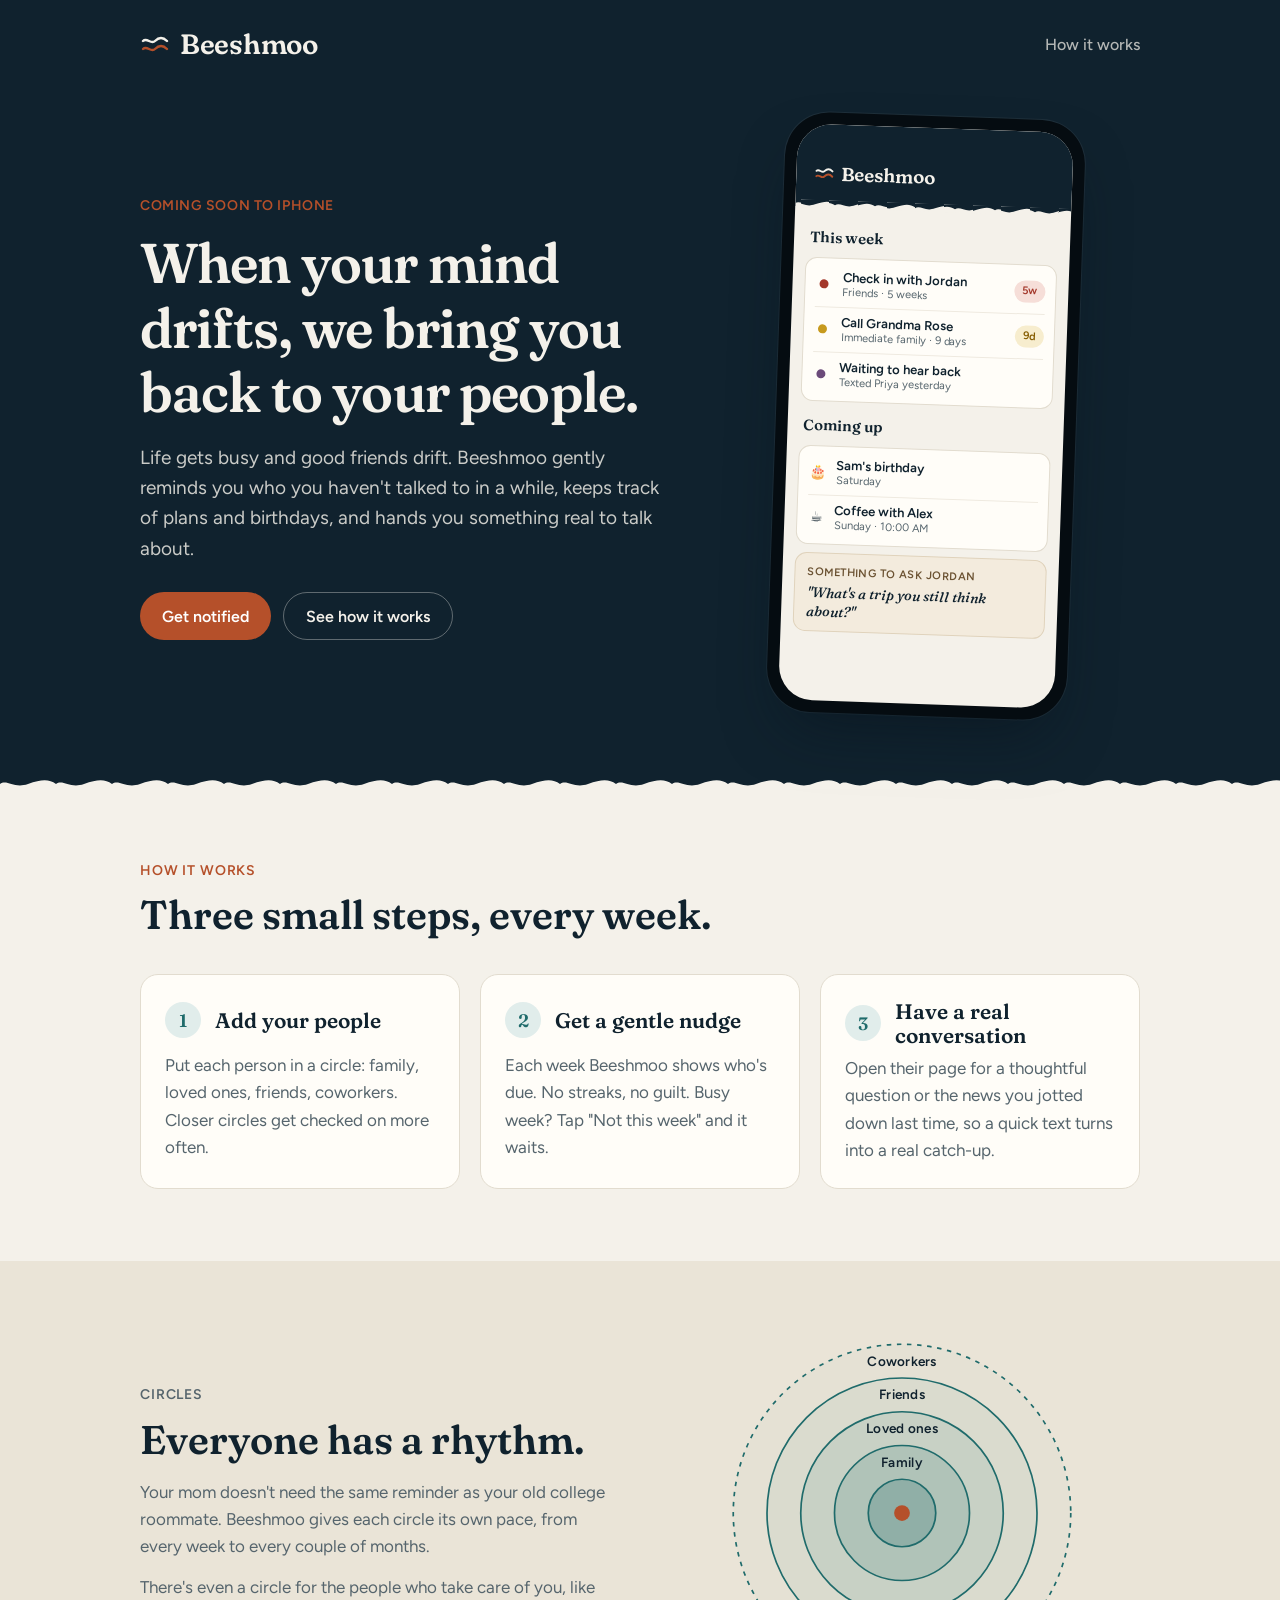
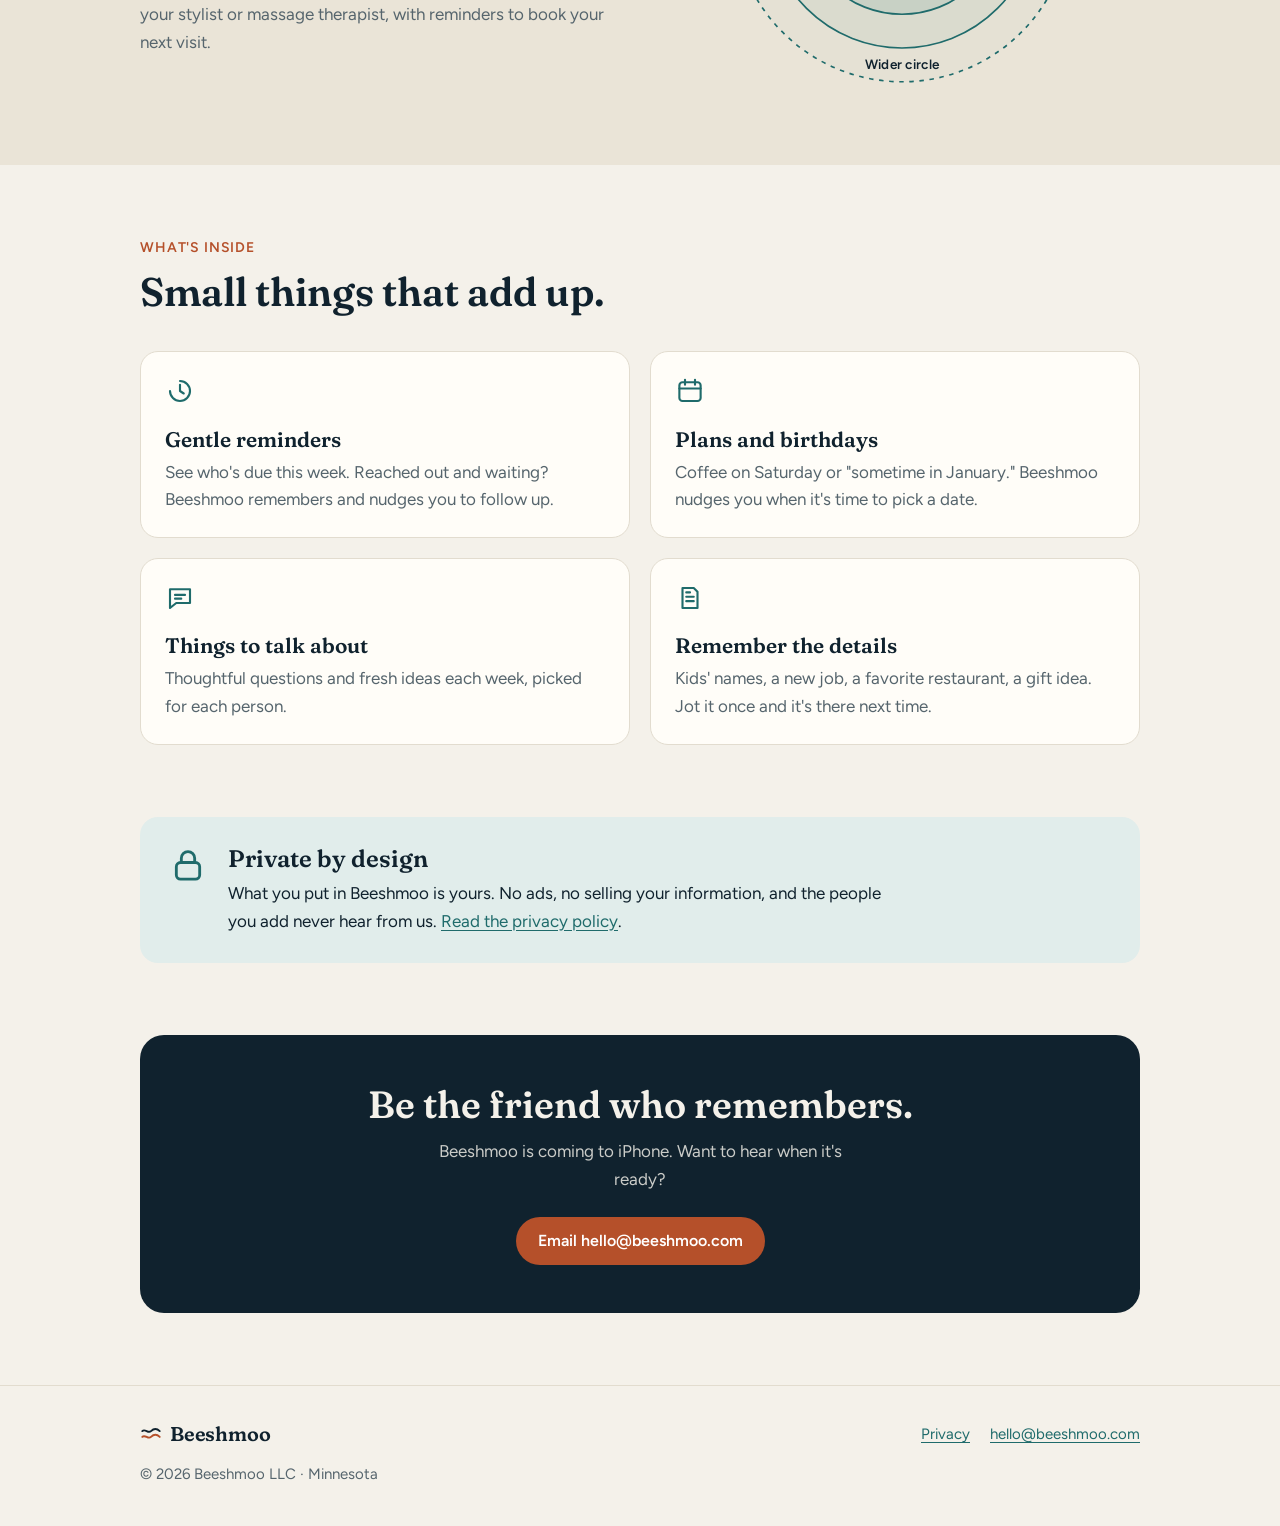
<file: index.html>
<!doctype html>
<html lang="en">
<head>
<meta charset="utf-8">
<meta name="viewport" content="width=device-width, initial-scale=1, viewport-fit=cover">
<title>Beeshmoo · Keep up with your people</title>
<meta name="description" content="Beeshmoo gently reminds you who you haven't talked to in a while, keeps track of plans and birthdays, and gives you easy things to talk about.">
<meta name="theme-color" content="#10222E">
<meta property="og:title" content="Beeshmoo">
<meta property="og:description" content="When your mind drifts, we bring you back to your people.">
<meta property="og:url" content="https://beeshmoo.com/">
<meta property="og:type" content="website">
<link rel="icon" href="data:image/svg+xml,%3Csvg xmlns='http://www.w3.org/2000/svg' viewBox='0 0 30 22' fill='none' stroke-width='2.6' stroke-linecap='round'%3E%3Cpath d='M3 7c4-4 8 4 12 0s8-4 12 0' stroke='%2310222E'/%3E%3Cpath d='M3 15c4-4 8 4 12 0s8-4 12 0' stroke='%23B5502A'/%3E%3C/svg%3E">
<link rel="preconnect" href="https://fonts.googleapis.com">
<link rel="preconnect" href="https://fonts.gstatic.com" crossorigin>
<link href="https://fonts.googleapis.com/css2?family=Fraunces:ital,opsz,wght,SOFT@0,9..144,400..600,0..100;1,9..144,400,0..100&family=Figtree:wght@400;500;600&display=swap" rel="stylesheet">
<link rel="stylesheet" href="style.css">
</head>
<body>
<header class="top hero-top">
  <nav class="wrap nav">
    <a class="brand" href="/">
      <svg width="30" height="22" viewBox="0 0 30 22" fill="none" stroke-width="2.4" stroke-linecap="round" aria-hidden="true">
        <path class="logo-a" d="M3 7c4-4 8 4 12 0s8-4 12 0"/>
        <path class="logo-b" d="M3 15c4-4 8 4 12 0s8-4 12 0"/>
      </svg>
      Beeshmoo
    </a>
    <a class="nav-link" href="#how">How it works</a>
  </nav>

  <div class="wrap hero">
    <div class="hero-copy">
      <p class="eyebrow">Coming soon to iPhone</p>
      <h1>When your mind drifts, we bring you back to your people.</h1>
      <p class="sub">Life gets busy and good friends drift. Beeshmoo gently reminds you who you haven't talked to in a while, keeps track of plans and birthdays, and hands you something real to talk about.</p>
      <div class="cta-row">
        <a class="btn btn-coral" href="mailto:hello@beeshmoo.com?subject=Tell%20me%20when%20Beeshmoo%20is%20ready">Get notified</a>
        <a class="btn btn-ghost" href="#how">See how it works</a>
      </div>
    </div>

    <div class="phone" aria-label="A preview of the Beeshmoo app's This week screen" role="img">
      <div class="phone-screen">
        <div class="ph-top">
          <span class="ph-brand">
            <svg width="20" height="15" viewBox="0 0 30 22" fill="none" stroke-width="2.8" stroke-linecap="round" aria-hidden="true">
              <path class="logo-a" d="M3 7c4-4 8 4 12 0s8-4 12 0"/>
              <path class="logo-b" d="M3 15c4-4 8 4 12 0s8-4 12 0"/>
            </svg>
            Beeshmoo
          </span>
        </div>
        <div class="ph-body">
          <p class="ph-h">This week</p>
          <div class="ph-card">
            <div class="ph-row"><span class="dot d-over"></span><span class="ph-t"><b>Check in with Jordan</b><small>Friends · 5 weeks</small></span><span class="pill p-over">5w</span></div>
            <div class="ph-row"><span class="dot d-due"></span><span class="ph-t"><b>Call Grandma Rose</b><small>Immediate family · 9 days</small></span><span class="pill p-due">9d</span></div>
            <div class="ph-row"><span class="dot d-wait"></span><span class="ph-t"><b>Waiting to hear back</b><small>Texted Priya yesterday</small></span></div>
          </div>
          <p class="ph-h">Coming up</p>
          <div class="ph-card">
            <div class="ph-row"><span class="ph-ico">🎂</span><span class="ph-t"><b>Sam's birthday</b><small>Saturday</small></span></div>
            <div class="ph-row"><span class="ph-ico">☕</span><span class="ph-t"><b>Coffee with Alex</b><small>Sunday · 10:00 AM</small></span></div>
          </div>
          <div class="ph-card ph-wood">
            <small>Something to ask Jordan</small>
            <b>"What's a trip you still think about?"</b>
          </div>
        </div>
      </div>
    </div>
  </div>
</header>

<main>
  <section id="how" class="wrap section">
    <p class="kicker">How it works</p>
    <h2>Three small steps, every week.</h2>
    <div class="steps">
      <div class="step">
        <span class="step-n">1</span>
        <h3>Add your people</h3>
        <p>Put each person in a circle: family, loved ones, friends, coworkers. Closer circles get checked on more often.</p>
      </div>
      <div class="step">
        <span class="step-n">2</span>
        <h3>Get a gentle nudge</h3>
        <p>Each week Beeshmoo shows who's due. No streaks, no guilt. Busy week? Tap "Not this week" and it waits.</p>
      </div>
      <div class="step">
        <span class="step-n">3</span>
        <h3>Have a real conversation</h3>
        <p>Open their page for a thoughtful question or the news you jotted down last time, so a quick text turns into a real catch-up.</p>
      </div>
    </div>
  </section>

  <section class="band">
    <div class="wrap circles">
      <div class="circles-copy">
        <p class="kicker">Circles</p>
        <h2>Everyone has a rhythm.</h2>
        <p>Your mom doesn't need the same reminder as your old college roommate. Beeshmoo gives each circle its own pace, from every week to every couple of months.</p>
        <p>There's even a circle for the people who take care of you, like your stylist or massage therapist, with reminders to book your next visit.</p>
      </div>
      <svg class="rings" viewBox="0 0 320 320" role="img" aria-label="Circles from closest to widest: Immediate family, Loved ones, Friends, Coworkers, Wider circle">
        <circle cx="160" cy="160" r="150" class="r r5"/>
        <circle cx="160" cy="160" r="120" class="r r4"/>
        <circle cx="160" cy="160" r="90" class="r r3"/>
        <circle cx="160" cy="160" r="60" class="r r2"/>
        <circle cx="160" cy="160" r="30" class="r r1"/>
        <circle cx="160" cy="160" r="7" class="r-you"/>
        <text x="160" y="119" class="rl">Family</text>
        <text x="160" y="89" class="rl">Loved ones</text>
        <text x="160" y="59" class="rl">Friends</text>
        <text x="160" y="29" class="rl">Coworkers</text>
        <text x="160" y="299" class="rl">Wider circle</text>
      </svg>
    </div>
  </section>

  <section class="wrap section">
    <p class="kicker">What's inside</p>
    <h2>Small things that add up.</h2>
    <div class="features">
      <div class="feat">
        <svg class="ico" viewBox="0 0 24 24" aria-hidden="true"><path d="M4 12a8 8 0 1 0 8-8"/><path d="M12 7v5l3 2"/></svg>
        <h3>Gentle reminders</h3>
        <p>See who's due this week. Reached out and waiting? Beeshmoo remembers and nudges you to follow up.</p>
      </div>
      <div class="feat">
        <svg class="ico" viewBox="0 0 24 24" aria-hidden="true"><rect x="3.5" y="5" width="17" height="15" rx="2.5"/><path d="M3.5 10h17M8 3v4M16 3v4"/></svg>
        <h3>Plans and birthdays</h3>
        <p>Coffee on Saturday or "sometime in January." Beeshmoo nudges you when it's time to pick a date.</p>
      </div>
      <div class="feat">
        <svg class="ico" viewBox="0 0 24 24" aria-hidden="true"><path d="M4 5h16v11H9l-5 4z"/><path d="M8 9.5h8M8 12.5h5"/></svg>
        <h3>Things to talk about</h3>
        <p>Thoughtful questions and fresh ideas each week, picked for each person.</p>
      </div>
      <div class="feat">
        <svg class="ico" viewBox="0 0 24 24" aria-hidden="true"><path d="M6 4h9l3 3v13H6z"/><path d="M9 11h6M9 14.5h6M9 7.5h3"/></svg>
        <h3>Remember the details</h3>
        <p>Kids' names, a new job, a favorite restaurant, a gift idea. Jot it once and it's there next time.</p>
      </div>
    </div>
  </section>

  <section class="wrap">
    <div class="private">
      <svg class="ico ico-lg" viewBox="0 0 24 24" aria-hidden="true"><rect x="5" y="10.5" width="14" height="10" rx="2.5"/><path d="M8 10.5V8a4 4 0 0 1 8 0v2.5"/></svg>
      <div>
        <h2>Private by design</h2>
        <p>What you put in Beeshmoo is yours. No ads, no selling your information, and the people you add never hear from us. <a href="privacy.html">Read the privacy policy</a>.</p>
      </div>
    </div>
  </section>

  <section class="wrap section">
    <div class="cta-card">
      <h2>Be the friend who remembers.</h2>
      <p>Beeshmoo is coming to iPhone. Want to hear when it's ready?</p>
      <a class="btn btn-coral" href="mailto:hello@beeshmoo.com?subject=Tell%20me%20when%20Beeshmoo%20is%20ready">Email hello@beeshmoo.com</a>
    </div>
  </section>
</main>

<footer class="foot">
  <div class="wrap foot-in">
    <a class="brand brand-sm" href="/">
      <svg width="22" height="16" viewBox="0 0 30 22" fill="none" stroke-width="2.6" stroke-linecap="round" aria-hidden="true">
        <path class="logo-a" d="M3 7c4-4 8 4 12 0s8-4 12 0"/>
        <path class="logo-b" d="M3 15c4-4 8 4 12 0s8-4 12 0"/>
      </svg>
      Beeshmoo
    </a>
    <p class="foot-links"><a href="privacy.html">Privacy</a><a href="mailto:hello@beeshmoo.com">hello@beeshmoo.com</a></p>
    <p class="foot-copy">&copy; 2026 Beeshmoo LLC &middot; Minnesota</p>
  </div>
</footer>
</body>
</html>
</file>
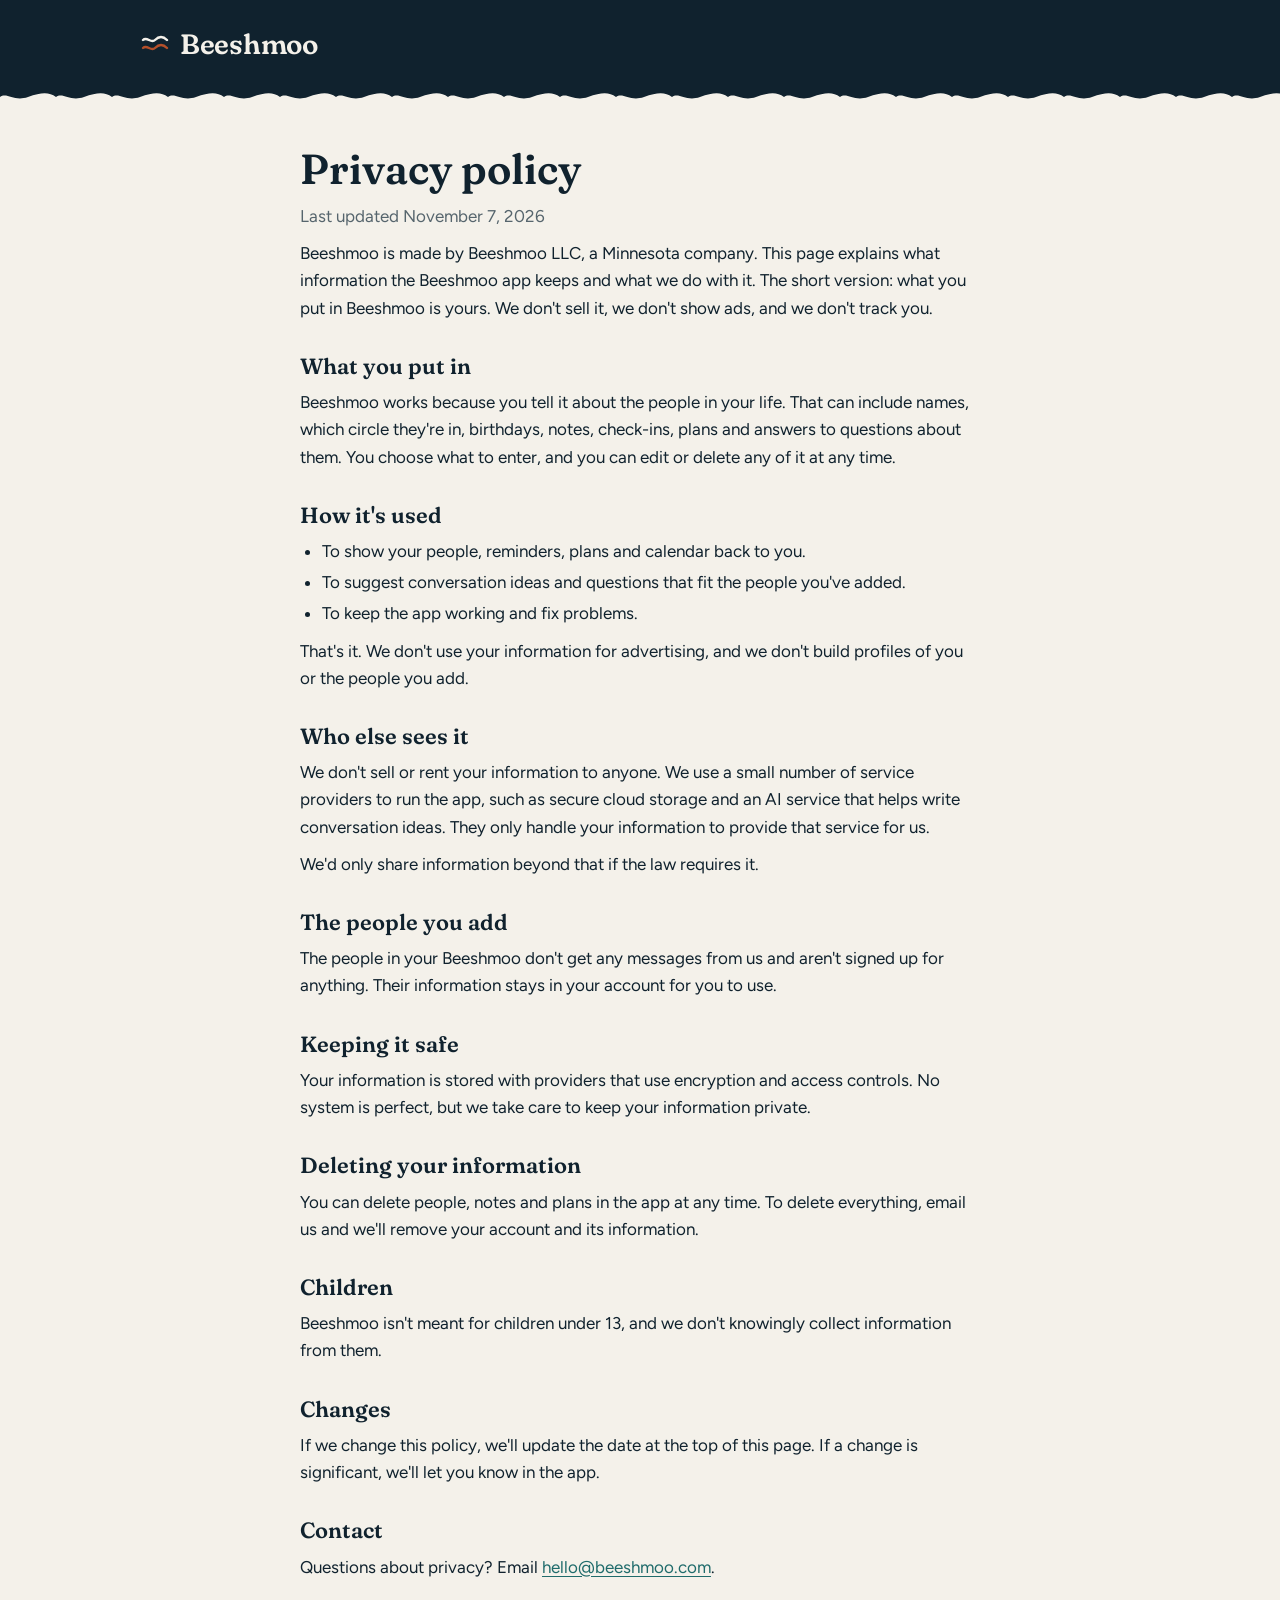
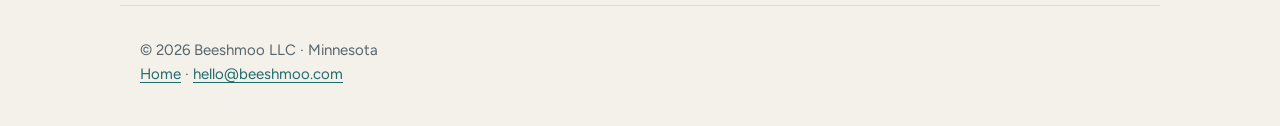
<file: privacy.html>
<!doctype html>
<html lang="en">
<head>
<meta charset="utf-8">
<meta name="viewport" content="width=device-width, initial-scale=1">
<title>Privacy Policy · Beeshmoo</title>
<meta name="description" content="How Beeshmoo handles your information.">
<link rel="icon" href="data:image/svg+xml,%3Csvg xmlns='http://www.w3.org/2000/svg' viewBox='0 0 30 22' fill='none' stroke-width='2.6' stroke-linecap='round'%3E%3Cpath d='M3 7c4-4 8 4 12 0s8-4 12 0' stroke='%2310222E'/%3E%3Cpath d='M3 15c4-4 8 4 12 0s8-4 12 0' stroke='%23B5502A'/%3E%3C/svg%3E">
<link rel="preconnect" href="https://fonts.googleapis.com">
<link rel="preconnect" href="https://fonts.gstatic.com" crossorigin>
<link href="https://fonts.googleapis.com/css2?family=Fraunces:ital,opsz,wght,SOFT@0,9..144,400..600,0..100;1,9..144,400,0..100&family=Figtree:wght@400;500;600&display=swap" rel="stylesheet">
<link rel="stylesheet" href="style.css">
</head>
<body>
<header class="top slim">
  <div class="wrap">
    <a class="brand" href="/">
      <svg width="30" height="22" viewBox="0 0 30 22" fill="none" stroke-width="2.4" stroke-linecap="round" aria-hidden="true">
        <path class="logo-a" d="M3 7c4-4 8 4 12 0s8-4 12 0"/>
        <path class="logo-b" d="M3 15c4-4 8 4 12 0s8-4 12 0"/>
      </svg>
      Beeshmoo
    </a>
  </div>
</header>

<main class="wrap prose">
  <h1>Privacy policy</h1>
  <p class="muted">Last updated November 7, 2026</p>

  <p>Beeshmoo is made by Beeshmoo LLC, a Minnesota company. This page explains what information the Beeshmoo app keeps and what we do with it. The short version: what you put in Beeshmoo is yours. We don't sell it, we don't show ads, and we don't track you.</p>

  <h2>What you put in</h2>
  <p>Beeshmoo works because you tell it about the people in your life. That can include names, which circle they're in, birthdays, notes, check-ins, plans and answers to questions about them. You choose what to enter, and you can edit or delete any of it at any time.</p>

  <h2>How it's used</h2>
  <ul>
    <li>To show your people, reminders, plans and calendar back to you.</li>
    <li>To suggest conversation ideas and questions that fit the people you've added.</li>
    <li>To keep the app working and fix problems.</li>
  </ul>
  <p>That's it. We don't use your information for advertising, and we don't build profiles of you or the people you add.</p>

  <h2>Who else sees it</h2>
  <p>We don't sell or rent your information to anyone. We use a small number of service providers to run the app, such as secure cloud storage and an AI service that helps write conversation ideas. They only handle your information to provide that service for us.</p>
  <p>We'd only share information beyond that if the law requires it.</p>

  <h2>The people you add</h2>
  <p>The people in your Beeshmoo don't get any messages from us and aren't signed up for anything. Their information stays in your account for you to use.</p>

  <h2>Keeping it safe</h2>
  <p>Your information is stored with providers that use encryption and access controls. No system is perfect, but we take care to keep your information private.</p>

  <h2>Deleting your information</h2>
  <p>You can delete people, notes and plans in the app at any time. To delete everything, email us and we'll remove your account and its information.</p>

  <h2>Children</h2>
  <p>Beeshmoo isn't meant for children under 13, and we don't knowingly collect information from them.</p>

  <h2>Changes</h2>
  <p>If we change this policy, we'll update the date at the top of this page. If a change is significant, we'll let you know in the app.</p>

  <h2>Contact</h2>
  <p>Questions about privacy? Email <a href="mailto:hello@beeshmoo.com">hello@beeshmoo.com</a>.</p>
</main>

<footer class="wrap foot">
  <p>&copy; 2026 Beeshmoo LLC &middot; Minnesota</p>
  <p><a href="/">Home</a> &middot; <a href="mailto:hello@beeshmoo.com">hello@beeshmoo.com</a></p>
</footer>
</body>
</html>
</file>
<file: style.css>
/* Beeshmoo site: same look as the app. Navy header with a wave edge, sand page, paper cards, coral accent. */
:root {
  --ink: #10222E; --bg: #F4F1EA; --deep: #10222E; --on-deep: #F4F1EA;
  --coral: #B5502A; --coral-fill: #B5502A; --teal: #1F6B6B; --teal-soft: #E1EDEB;
  --paper: #FFFDF8; --muted: #56656D; --line: #E2DCCF; --band: #EAE4D7;
  --tagline: rgba(244, 241, 234, 0.82); --on-deep-muted: rgba(244, 241, 234, 0.72);
  --wood-bg: #F3EBDD; --wood-line: #E0D3BC; --wood-ink: #6B5232;
  --fresh: #2D6A43; --due-bg: #F7EDCE; --due-fg: #855C00; --over-bg: #F6DED8; --over-fg: #A3372A;
  --ring: #1F6B6B;
  --shadow: 0 30px 60px -20px rgba(8, 19, 27, 0.55), 0 0 0 1px rgba(255,255,255,0.06);
  --display: Fraunces, Georgia, "Times New Roman", serif;
  --body: Figtree, system-ui, -apple-system, "Segoe UI", sans-serif;
  color-scheme: light;
}
@media (prefers-color-scheme: dark) {
  :root:not([data-theme="light"]) {
    --ink: #EDE7DB; --bg: #0D1820; --deep: #08131B; --on-deep: #EDE7DB;
    --coral: #EB8C64; --coral-fill: #B4532D; --teal: #6FC2B9; --teal-soft: #17302F;
    --paper: #14232C; --muted: #98A8AF; --line: #263943; --band: #11202A;
    --tagline: rgba(237, 231, 219, 0.78); --on-deep-muted: rgba(237, 231, 219, 0.68);
    --wood-bg: #2A241B; --wood-line: #3D3427; --wood-ink: #D9C3A0;
    --due-bg: #3A3016; --due-fg: #E8C468; --over-bg: #3D211C; --over-fg: #F09A88;
    --ring: #6FC2B9;
    color-scheme: dark;
  }
}
:root[data-theme="dark"] {
  --ink: #EDE7DB; --bg: #0D1820; --deep: #08131B; --on-deep: #EDE7DB;
  --coral: #EB8C64; --coral-fill: #B4532D; --teal: #6FC2B9; --teal-soft: #17302F;
  --paper: #14232C; --muted: #98A8AF; --line: #263943; --band: #11202A;
  --tagline: rgba(237, 231, 219, 0.78); --on-deep-muted: rgba(237, 231, 219, 0.68);
  --wood-bg: #2A241B; --wood-line: #3D3427; --wood-ink: #D9C3A0;
  --due-bg: #3A3016; --due-fg: #E8C468; --over-bg: #3D211C; --over-fg: #F09A88;
  --ring: #6FC2B9;
  color-scheme: dark;
}

* { box-sizing: border-box; }
html { -webkit-text-size-adjust: 100%; scroll-behavior: smooth; }
body { margin: 0; background: var(--bg); color: var(--ink); font: 17px/1.6 var(--body); overflow-x: hidden; }
.wrap { max-width: 1040px; margin: 0 auto; padding-inline: max(20px, env(safe-area-inset-left)); }
h1, h2, h3 { font-family: var(--display); font-weight: 600; line-height: 1.15; margin: 0; text-wrap: balance; font-variation-settings: "SOFT" 50; }
p { margin: 0; }
a { color: var(--teal); text-underline-offset: 3px; }

/* Header and wave edge */
.top { position: relative; background: var(--deep); color: var(--on-deep); padding-block: 22px 40px; }
.top::after {
  content: ""; position: absolute; left: 0; right: 0; bottom: -1px; height: 11px; background: var(--bg);
  -webkit-mask: url("data:image/svg+xml,%3Csvg xmlns='http://www.w3.org/2000/svg' width='56' height='11' viewBox='0 0 56 11'%3E%3Cpath d='M0 6c7-5 14 5 28 0s21-5 28 0v5H0z'/%3E%3C/svg%3E") repeat-x left bottom / 56px 11px;
  mask: url("data:image/svg+xml,%3Csvg xmlns='http://www.w3.org/2000/svg' width='56' height='11' viewBox='0 0 56 11'%3E%3Cpath d='M0 6c7-5 14 5 28 0s21-5 28 0v5H0z'/%3E%3C/svg%3E") repeat-x left bottom / 56px 11px;
}
.nav { display: flex; align-items: center; justify-content: space-between; gap: 16px; }
.brand {
  display: inline-flex; align-items: center; gap: 10px; text-decoration: none;
  font-family: var(--display); font-size: 28px; font-weight: 600; letter-spacing: -0.01em; color: var(--on-deep);
  font-variation-settings: "SOFT" 100;
}
.logo-a { stroke: var(--on-deep); }
.logo-b { stroke: var(--coral); }
.nav-link { color: var(--on-deep-muted); text-decoration: none; font-weight: 500; font-size: 16px; padding: 10px 0; }
.nav-link:hover { color: var(--on-deep); }

/* Hero */
.hero-top { padding-bottom: 72px; overflow-x: clip; }
.hero { display: grid; grid-template-columns: 1.1fr 0.9fr; gap: 48px; align-items: center; padding-top: 48px; }
.eyebrow { display: inline-block; font-size: 14px; font-weight: 600; letter-spacing: 0.04em; text-transform: uppercase; color: var(--coral); margin-bottom: 14px; }
.hero h1 { font-size: clamp(34px, 5.2vw, 56px); letter-spacing: -0.015em; }
.sub { margin-top: 18px; font-size: 19px; color: var(--tagline); max-width: 44ch; }
.cta-row { display: flex; flex-wrap: wrap; gap: 12px; margin-top: 28px; }
.btn {
  display: inline-flex; align-items: center; justify-content: center; min-height: 48px; padding: 0 22px;
  border-radius: 999px; font: 600 16px var(--body); text-decoration: none; transition: transform .15s ease, background .15s ease;
}
.btn:hover { transform: translateY(-1px); }
.btn-coral { background: var(--coral-fill); color: #fff; }
.btn-coral:hover { background: #9E4522; }
.btn-ghost { color: var(--on-deep); border: 1.5px solid rgba(244, 241, 234, 0.35); }
.btn-ghost:hover { border-color: var(--on-deep); }

/* Phone preview */
.phone {
  justify-self: center; width: 300px; max-width: 100%; aspect-ratio: 300 / 600;
  border-radius: 44px; padding: 12px; background: #050C11; box-shadow: var(--shadow);
  transform: rotate(2deg);
}
.phone-screen { height: 100%; border-radius: 34px; overflow: hidden; background: #F4F1EA; color: #10222E; display: flex; flex-direction: column; }
.ph-top { background: #10222E; color: #F4F1EA; padding: 34px 18px 18px; position: relative; }
.ph-top::after {
  content: ""; position: absolute; left: 0; right: 0; bottom: -1px; height: 8px; background: #F4F1EA;
  -webkit-mask: url("data:image/svg+xml,%3Csvg xmlns='http://www.w3.org/2000/svg' width='40' height='8' viewBox='0 0 56 11'%3E%3Cpath d='M0 6c7-5 14 5 28 0s21-5 28 0v5H0z'/%3E%3C/svg%3E") repeat-x left bottom / 40px 8px;
  mask: url("data:image/svg+xml,%3Csvg xmlns='http://www.w3.org/2000/svg' width='40' height='8' viewBox='0 0 56 11'%3E%3Cpath d='M0 6c7-5 14 5 28 0s21-5 28 0v5H0z'/%3E%3C/svg%3E") repeat-x left bottom / 40px 8px;
}
.ph-top .logo-a { stroke: #F4F1EA; }
.ph-top .logo-b { stroke: #B5502A; }
.ph-brand { display: inline-flex; align-items: center; gap: 7px; font-family: var(--display); font-weight: 600; font-size: 19px; font-variation-settings: "SOFT" 100; }
.ph-body { padding: 14px 12px; display: flex; flex-direction: column; gap: 8px; }
.ph-h { font-family: var(--display); font-weight: 600; font-size: 15px; margin: 4px 4px 0; }
.ph-card { background: #FFFDF8; border: 1px solid #E2DCCF; border-radius: 12px; padding: 4px 10px; }
.ph-row { display: flex; align-items: center; gap: 9px; padding: 7px 0; border-top: 1px solid #EFEAE0; }
.ph-row:first-child { border-top: 0; }
.ph-t { display: flex; flex-direction: column; flex: 1; min-width: 0; line-height: 1.25; }
.ph-t b { font-size: 13px; font-weight: 600; }
.ph-t small { font-size: 11px; color: #56656D; }
.ph-ico { width: 18px; text-align: center; font-size: 14px; }
.dot { width: 9px; height: 9px; border-radius: 50%; flex: none; margin-inline: 4px 5px; }
.d-over { background: #A3372A; } .d-due { background: #C79A1E; } .d-wait { background: #6B4A7A; }
.pill { font-size: 11px; font-weight: 600; padding: 2px 8px; border-radius: 999px; }
.p-over { background: #F6DED8; color: #A3372A; } .p-due { background: #F7EDCE; color: #855C00; }
.ph-wood { background: #F3EBDD; border-color: #E0D3BC; color: #6B5232; padding: 10px 12px; display: flex; flex-direction: column; gap: 3px; }
.ph-wood small { font-size: 11px; font-weight: 600; text-transform: uppercase; letter-spacing: 0.04em; }
.ph-wood b { font-family: var(--display); font-style: italic; font-weight: 500; font-size: 14px; color: #10222E; line-height: 1.3; }

/* Sections */
.section { padding-block: 72px; }
.kicker { font-size: 14px; font-weight: 600; letter-spacing: 0.06em; text-transform: uppercase; color: var(--coral); margin-bottom: 10px; }
.section > h2, .circles h2 { font-size: clamp(28px, 4vw, 40px); }

.steps { margin-top: 36px; display: grid; grid-template-columns: repeat(3, 1fr); gap: 20px; }
.step { background: var(--paper); border: 1px solid var(--line); border-radius: 18px; padding: 24px; display: grid; grid-template-columns: auto 1fr; column-gap: 14px; align-items: center; }
.step p { grid-column: 1 / -1; }
.step-n {
  display: inline-grid; place-items: center; width: 36px; height: 36px; border-radius: 50%;
  background: var(--teal-soft); color: var(--teal); font: 600 18px var(--display);
}
.steps h3 { font-size: 21px; text-wrap: pretty; }
.steps p { margin-top: 8px; color: var(--muted); }

.band { background: var(--band); padding-block: 72px; }
.circles { display: grid; grid-template-columns: 1fr 1fr; gap: 48px; align-items: center; }
.circles-copy p { margin-top: 14px; color: var(--muted); max-width: 46ch; }
.circles-copy h2 + p { margin-top: 16px; }
.rings { width: 100%; max-width: 360px; justify-self: center; }
.r { fill: none; stroke: var(--ring); stroke-width: 1.5; }
.r1 { fill: var(--ring); fill-opacity: .22; } .r2 { fill: var(--ring); fill-opacity: .14; } .r3 { fill: var(--ring); fill-opacity: .09; }
.r4 { fill: var(--ring); fill-opacity: .05; } .r5 { fill: var(--ring); fill-opacity: .025; stroke-dasharray: 4 5; }
.r-you { fill: var(--coral); }
.rl { font: 600 12px var(--body); fill: var(--ink); text-anchor: middle; letter-spacing: .02em; }

.features { display: grid; grid-template-columns: repeat(2, 1fr); gap: 20px; margin-top: 36px; }
.feat { background: var(--paper); border: 1px solid var(--line); border-radius: 18px; padding: 24px; }
.ico { width: 30px; height: 30px; fill: none; stroke: var(--teal); stroke-width: 1.7; stroke-linecap: round; stroke-linejoin: round; margin-bottom: 12px; }
.ico-lg { width: 40px; height: 40px; margin: 0; flex: none; }
.feat h3 { font-size: 21px; }
.feat p { margin-top: 8px; color: var(--muted); }

.private { display: flex; gap: 20px; align-items: flex-start; background: var(--teal-soft); border-radius: 18px; padding: 28px; }
.private h2 { font-size: 24px; }
.private p { margin-top: 8px; max-width: 60ch; }

.cta-card { background: var(--deep); color: var(--on-deep); border-radius: 24px; padding: 48px 28px; text-align: center; position: relative; overflow: hidden; }
.cta-card h2 { font-size: clamp(28px, 4vw, 38px); }
.cta-card p { margin: 12px auto 24px; color: var(--tagline); max-width: 40ch; }

/* Footer */
.foot { border-top: 1px solid var(--line); padding-block: 32px calc(40px + env(safe-area-inset-bottom)); color: var(--muted); font-size: 15px; }
.foot-in { display: flex; flex-wrap: wrap; align-items: center; justify-content: space-between; gap: 12px 24px; }
.brand-sm { font-size: 20px; color: var(--ink); gap: 8px; }
.brand-sm .logo-a { stroke: var(--ink); }
.foot-links { display: flex; gap: 20px; flex-wrap: wrap; }
.foot-copy { width: 100%; }

/* Privacy page */
.top.slim { padding-bottom: 34px; }
.prose { max-width: 720px; padding-block: 44px 24px; }
.prose h1 { font-size: clamp(30px, 6vw, 42px); }
.prose h2 { font-size: 22px; margin-top: 32px; }
.prose p, .prose li { max-width: 65ch; margin-top: 10px; }
.prose ul { padding-left: 22px; margin: 10px 0 0; }
.prose li { margin-top: 4px; }
.muted { color: var(--muted); margin-top: 6px; }

/* Phones and small tablets */
@media (max-width: 820px) {
  .hero { grid-template-columns: 1fr; gap: 44px; padding-top: 32px; }
  .phone { width: 270px; transform: none; }
  .circles { grid-template-columns: 1fr; gap: 32px; }
  .rings { max-width: 300px; }
  .steps { grid-template-columns: 1fr; }
}
@media (max-width: 560px) {
  .features { grid-template-columns: 1fr; }
  .section, .band { padding-block: 56px; }
  .cta-row .btn { flex: 1 1 auto; }
  .private { flex-direction: column; padding: 24px; }
  .cta-card { padding: 40px 22px; }
}
@media (prefers-reduced-motion: reduce) {
  html { scroll-behavior: auto; }
  .btn { transition: none; }
  .btn:hover { transform: none; }
}
</file>
